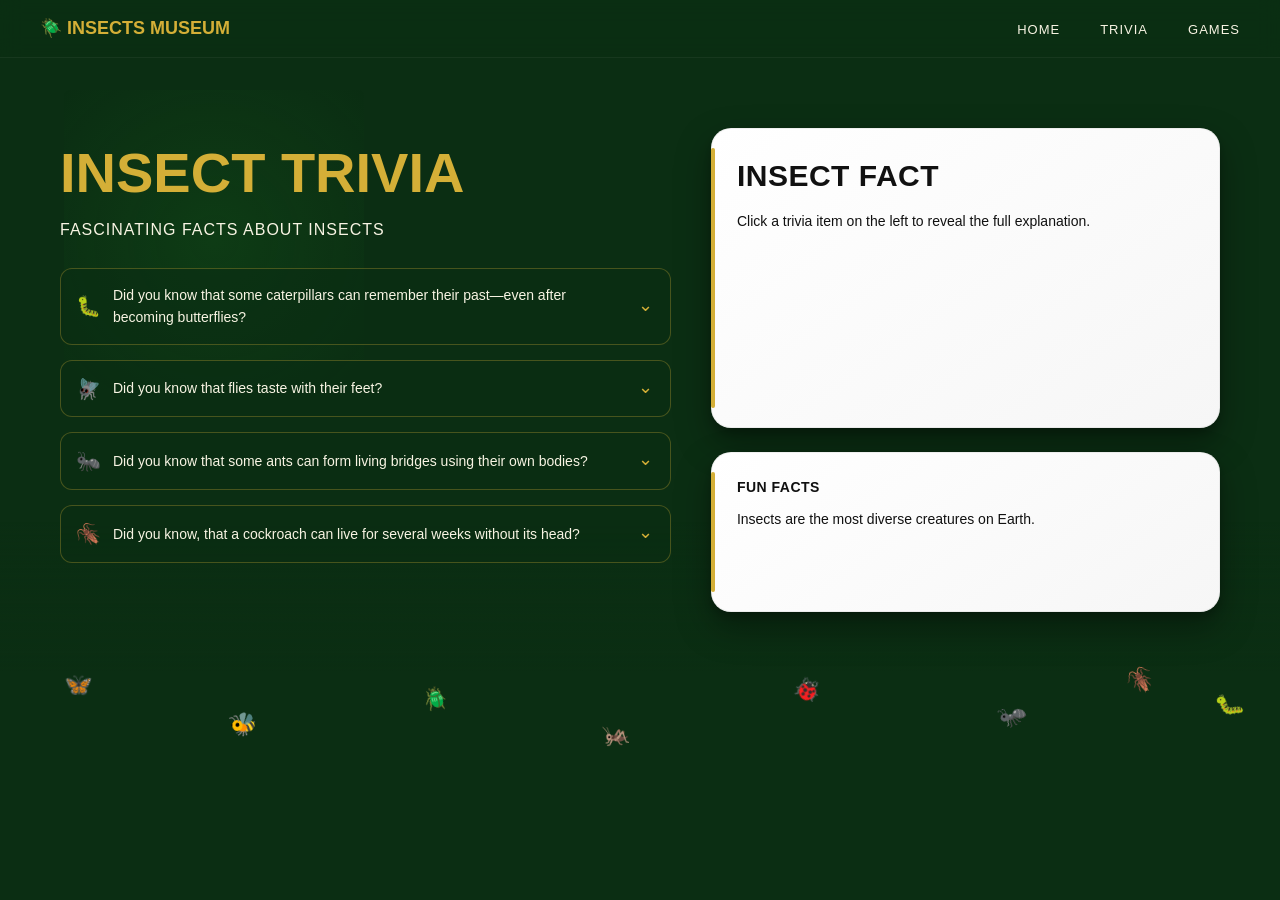
<file: trivia.html>
<!DOCTYPE html>
<html lang="en">
<head>
  <meta charset="UTF-8">
  <title>Insect Exhibit</title>
  <link rel="stylesheet" href="style.css">
</head>

<body class="no-scroll-page">

<nav class="navbar">
  <div class="logo">🪲 INSECTS MUSEUM</div>

  <ul class="nav-links">
    <li><a href="index.html">HOME</a></li>
    <li><a href="trivia.html">TRIVIA</a></li>
    <li><a href="games.html">GAMES</a></li>
  </ul>
</nav>

<!---TRIVIA SECTION (INSECTS)-->

<section class="trivia-page">

  <!-- FLOATING BUGS -->
  <div class="floating-insects">
    <span class="bug b1">🦋</span>
    <span class="bug b2">🐝</span>
    <span class="bug b3">🪲</span>
    <span class="bug b4">🦗</span>
    <span class="bug b5">🐞</span>
    <span class="bug b6">🐜</span>
    <span class="bug b7">🪳</span>
    <span class="bug b8">🐛</span>
    
  </div>

  <!-- LEFT SIDE -->
  <div class="trivia-left">
    <h1 class="trivia-title">INSECT TRIVIA</h1>
    <p class="trivia-sub">FASCINATING FACTS ABOUT INSECTS</p>

    <div class="trivia-list">

      <!-- CARD -->
      <div class="trivia-card"
        data-full="During metamorphosis, their bodies almost completely turn into a 'soup,' yet they can still keep memories like preferences and dislikes from their caterpillar stage. Talk about a glow-up that doesn’t forget where it came from!">

        <div class="trivia-header">
          <span class="icon">🐛</span>
          <p>Did you know that some caterpillars can remember their past—even after becoming butterflies?</p>
          <span class="arrow">⌄</span>
        </div>

      </div>

    
      <div class="trivia-card" 
        data-full="When they land on food, they’re actually checking if it’s good to eat. That’s why they seem to walk around before feeding.">
        
        
        <div class="trivia-header">
          <span class="icon">🪰</span>
          <p>Did you know that flies taste with their feet?</p>
          <span class="arrow">⌄</span>
        </div>
        
      </div>

      <div class="trivia-card" 
        data-full="When they need to cross gaps, they link themselves together to create a path for others. It’s like becoming part of the road—just to help the colony move forward.">
        
        <div class="trivia-header">
          <span class="icon">🐜</span>
          <p>Did you know that some ants can form living bridges using their own bodies?</p>
          <span class="arrow">⌄</span>
        </div>
        
      </div>

      <div class="trivia-card" data-full="Cockroaches doesn't die from trauma or blood loss it eventually dies of thirst, it can survive decapitation because they breathe through body portals called spiracles and possess a decentralized nervous system, eventually dying only because they lack a mouth to drink water.
">
        <div class="trivia-header">
          <span class="icon">🪳</span>
          <p>Did you know, that a cockroach can live for several weeks without its head?</p>
          <span class="arrow">⌄</span>
        </div>
        
      </div>

    </div>
  </div>

  <!-- RIGHT SIDE -->
<div class="trivia-right">

  <!--  TOP PANEL (CLICK RESULT) -->
  <div class="info-panel answer-panel">
    <h3 id="answer-title">INSECT FACT</h3>
    <p id="answer-text">
      Click a trivia item on the left to reveal the full explanation.
    </p>
  </div>

  <!-- BOTTOM PANEL (AUTO FACTS) -->
  <div class="info-panel auto-panel">
    <h3>FUN FACTS</h3>
    <p id="auto-text">
      Insects are the most diverse creatures on Earth.
    </p>
  </div>

</div>

</section>  


<script src="script.js"></script>

</body>
</html>
</file>
<file: style.css>
/* ===============================
   RESET + BASE
=============================== */
* {
  margin: 0;
  padding: 0;
  box-sizing: border-box;
}

body {
  font-family: 'Segoe UI', sans-serif;
  background: #0b2e13;
  color: #f8f4e3;
  line-height: 1.6;
  overflow-x: hidden;
  
  
}

/* BACKGROUND GLOW */
body::before {
  content: "";
  position: fixed;
  width: 300px;
  height: 300px;
  background: radial-gradient(circle, rgba(34,139,34,0.15), transparent);
  top: 10%;
  left: 5%;
  z-index: -1;
}


/* ===============================
   NAVBAR
=============================== */
.navbar {
  display: flex;
  justify-content: space-between;
  align-items: center;

  padding: 14px 40px;
  position: sticky;
  top: 0;
  z-index: 100;

  background: rgba(11, 46, 19, 0.85);
  backdrop-filter: blur(10px);
  border-bottom: 1px solid rgba(255,255,255,0.05);
}

.logo {
  color: #d4af37;
  font-size: 18px;
  font-weight: 700;
  display: flex;
  gap: 8px;
}

.nav-links {
  list-style: none;
  display: flex;
  gap: 40px;
}

.nav-links a {
  text-decoration: none;
  color: #f8f4e3;
  font-size: 13px;
  letter-spacing: 1px;
  position: relative;
  padding-bottom: 5px;
  transition: 0.25s;
}

.nav-links a:hover,
.nav-links a.active {
  color: #d4af37;
}

.nav-links a::after {
  content: "";
  position: absolute;
  left: 50%;
  bottom: 0;
  width: 0%;
  height: 2px;
  background: #d4af37;
  transform: translateX(-50%);
  transition: 0.25s;
}

.nav-links a:hover::after,
.nav-links a.active::after {
  width: 100%;
}

/* ===== HERO ===== */
.hero {
  min-height: 100vh;
  display: flex;
  align-items: center;
  padding: clamp(40px, 6vw, 100px);

  background:
    linear-gradient(to right,
      rgba(11,46,19,0.95) 0%,
      rgba(11,46,19,0.85) 35%,
      rgba(11,46,19,0.6) 60%,
      rgba(11,46,19,0.2) 80%,
      rgba(11,46,19,0.0) 100%
    ),
    url('images/Insects/bg.beetle.jpg') no-repeat right center/cover;
}

/* HERO CONTENT */
.hero-content {
  max-width: 520px;
  animation: fadeIn 1.2s ease;
}

.hero-content h1 {
  font-size: clamp(34px, 5vw, 60px);
  font-weight: 800;
  line-height: 1.1;
  color: #d4af37;
  text-shadow: 0 0 20px rgba(0,0,0,0.7);
}

.hero-content p {
  margin-top: 18px;
  font-size: clamp(14px, 1.2vw, 18px);
  opacity: 0.9;
}

/* ===== HERO EFFECTS ===== */
.hero::before {
  content: "";
  position: absolute;
  inset: 0;
  background: radial-gradient(circle at left, rgba(0,0,0,0.35), transparent 60%);
  pointer-events: none;
}

.hero::after {
  content: "";
  position: absolute;
  bottom: 0;
  right: 0;
  width: 250px;
  height: 250px;
  background: repeating-radial-gradient(
    circle at bottom right,
    rgba(255,255,255,0.04) 0px,
    rgba(255,255,255,0.04) 2px,
    transparent 2px,
    transparent 15px
  );
  opacity: 0.05;
  pointer-events: none;
  
}

/* ===== MUSEUM STRIP ===== */
.museum-strip {
  background: #f5ecd8;
  color: #3e2f1c;
  text-align: center;
  padding: clamp(40px, 6vw, 70px) 20px;
  
}

.museum-strip h2 {
  margin-bottom: 30px;
  font-size: clamp(20px, 2vw, 28px);
}

/* FEATURES */
.features {
  display: flex;
  justify-content: center; 
  flex-wrap: wrap;
  gap: 40px;
}

.feature {
  display: flex;
  flex-direction: column;
  align-items: center;
  gap: 8px;
  transition: 0.3s;
}

/* ICON */
.feature span {
  font-size: 32px;
  filter: sepia(1) hue-rotate(20deg) saturate(3);
}

/* TEXT */
.feature strong {
  font-size: 14px;
  color: #5a3e2b;
}

.feature p {
  font-size: 12px;
  color: #6b4f2a;
  max-width: 120px;
}

.feature:hover {
  transform: translateY(-5px);
}



/* ===============================
   EXHIBIT HEADER
=============================== */
.no-scroll-page {
  overflow: hidden;
}

.exhibit-header {
  text-align: center;
  padding: 30px 10px 10px;
  
}

.exhibit-header h1 {
  font-size: clamp(28px, 4vw, 48px);
  color: #d4af37;
}

/* ===============================
   CTA BUTTON (START EXPLORING)
=============================== */
.btn {
  display: inline-block;
  margin-top: 25px;
  padding: 14px 32px;

  background: linear-gradient(135deg, #d4af37, #b8962e);
  color: #1a1a1a;

  border-radius: 10px;
  font-weight: 700;
  letter-spacing: 1px;
  text-decoration: none;

  box-shadow: 0 6px 18px rgba(0,0,0,0.35);
  transition: all 0.3s ease;
}

.btn:hover {
  transform: translateY(-3px) scale(1.03);
  box-shadow: 0 12px 28px rgba(0,0,0,0.5);
  background: linear-gradient(135deg, #e6c65a, #c9a93c);
}

.btn:active {
  transform: scale(0.96);
}

/* ===============================
   GRID
=============================== */
.exhibit-grid {
  display: grid;
  grid-template-columns: repeat(5, 1fr);
  grid-template-rows: repeat(2, 1fr);
  gap: 16px;
  padding: 20px 50px;
  height: calc(100vh - 200px);
}

/* ===============================
   CARD (LIFT EFFECT)
=============================== */
.exhibit-card {
  height: 100%;
  min-height: 0;
  border-radius: 14px;
  background: #1b4332;
  background-size: cover;
  background-position: center;

  position: relative;
  overflow: hidden;
  cursor: pointer;

  border: 1px solid rgba(212,175,55,0.4);

  /* 🔥 base shadow (nakalapag) */
  box-shadow: 0 6px 15px rgba(0,0,0,0.3);

  /* smooth animation */
  transition: 
    transform 0.35s ease,
    box-shadow 0.35s ease,
    border-color 0.35s ease;

  animation: fadeUp 0.8s ease forwards;
  opacity: 0;
}

.exhibit-card:hover {
  transform: translateY(-12px) scale(1.02);

  
  box-shadow: 0 25px 45px rgba(0,0,0,0.6);

  border-color: #d4af37;
}

/* REMOVE shiny/glass effects */
.exhibit-card::before,
.exhibit-card::after {
  display: none;
}


/* ===============================
   LABEL (CLEAN & CLASSY)
=============================== */
.card-label {
  position: absolute;
  bottom: 0;
  left: 0;
  width: 100%;

  padding: 10px;

  font-size: 13px;
  text-align: center;
  color: #f8f4e3;

  /* 🔥 solid museum tag */
  background: rgba(11, 46, 19, 0.85);

  border-top: 1px solid rgba(212,175,55,0.3);
}

/* ===============================
   MODAL (WOODY / MUSEUM STYLE)
=============================== */
.modal-overlay {
  position: fixed;
  inset: 0;
  z-index: 9999;

  display: flex;
  justify-content: center;
  align-items: center;

  background: rgba(0,0,0,0.55);

  opacity: 0;
  pointer-events: none;
  transition: 0.3s;
}

.modal-overlay.active {
  opacity: 1;
  pointer-events: all;
  backdrop-filter: blur(6px);
}

/* CARD */
.modal-card {
  width: 380px;
  max-width: 90%;

  border-radius: 18px;
  overflow: hidden;

  /* 🔥 WOODY COLOR */
  background: #f3eadc; /* off-white brown */
  color: #2e2a26;

  box-shadow: 0 25px 60px rgba(0,0,0,0.6);

  transform: translateY(50px) scale(0.95);
  opacity: 0;
  transition: 0.35s ease;
}

.modal-overlay.active .modal-card {
  transform: translateY(0) scale(1);
  opacity: 1;
}

/* HEADER (TITLE ABOVE IMAGE) */
.modal-header {
  padding: 18px 20px 10px;
  text-align: center;
}

.modal-header h2 {
  font-size: 22px;
  font-weight: 700;
  color: #2b2115;
}

.modal-header .latin-name {
  font-size: 13px;
  color: #7a5c3a;
  font-style: italic;
}

/* IMAGE */
.modal-card img {
  width: 300px;      /* size ng square */
  height: 200px;     /* same = square */
  object-fit: cover; /* 🔥 important para hindi ma-stretch */

  display: block;
  margin: 0 auto 15px;

  border-radius: 12px;

  box-shadow: 0 8px 20px rgba(0,0,0,0.3);
}
/* CONTENT */
.modal-body {
  padding: 18px 22px;
}

/* INFO ROW STYLE (lion style) */
.info {
  display: flex;
  flex-direction: column;
  gap: 12px;
}

.info p {
  font-size: 14px;
  line-height: 1.4;
}

.info strong {
  display: block;
  font-size: 13px;
  color: #5a4328;
  margin-bottom: 2px;
}

.back-btn {
  position: absolute;
  top: 25px;
  left: 25px;

  width: 48px;
  height: 48px;

  display: flex;
  align-items: center;
  justify-content: center;

  font-size: 22px;
  color: #fff;

  background: rgba(255,255,255,0.15); /* 🔥 glass effect */
  border-radius: 50%;

  backdrop-filter: blur(8px);
  -webkit-backdrop-filter: blur(8px);

  cursor: pointer;
  z-index: 10000;

  transition: all 0.25s ease;
}

.back-btn:hover {
  transform: scale(1.1);
  background: rgba(255,255,255,0.25);
}


/* ===============================
   ANIMATIONS
=============================== */
@keyframes fadeUp {
  from {
    opacity: 0;
    transform: translateY(30px);
  }
  to {
    opacity: 1;
    transform: translateY(0);
  }
}

@keyframes fadeIn {
  from {
    opacity: 0;
    transform: translateY(25px);
  }
  to {
    opacity: 1;
    transform: translateY(0);
  }
}

/* ===============================
   RESPONSIVE
=============================== */
@media (max-width: 900px) {
  .exhibit-grid {
    grid-template-columns: repeat(2, 1fr);
    height: auto;
  }
}

@media (max-width: 600px) {
  .nav-links {
    display: none;
  }

  .exhibit-grid {
    grid-template-columns: 1fr;
  }
}

/* 🔥 CENTERED CONTENT (KEY FIX) */
.modal-content {
  width: 260px;           /* 👉 control size here */
  margin: 0 auto;         /* 👉 center horizontally */
}

/* IMAGE */
.modal-image img {
  width: 100%;
  aspect-ratio: 1 / 1;    /* 👉 square */
  object-fit: cover;
  border-radius: 12px;
}

/* INFO GRID */
.modal-info {
  width: 100%;
  display: flex;
  flex-direction: column;
  gap: 10px;
  margin-top: 12px;
}

.info-box {
  display: grid;
  grid-template-columns: 24px 100px 1fr;
  align-items: start;
  gap: 10px;
}

.info-box h4 {
  grid-column: 1 / 3;
  display: flex;
  align-items: center;
  gap: 6px;

  font-size: 13px;
  color: #3e2f1c;
}

.info-box p {
  grid-column: 3;
  font-size: 12px;
  color: #6b5a45;
  line-height: 1.5;
}

.icon {
  display: inline-flex;
  align-items: center;
  justify-content: center;

  width: 18px;
  height: 18px;

  margin-right: 6px;
}

/* SVG style */
.icon svg {
  width: 100%;
  height: 100%;

  fill: none;
  stroke: #2d6a4f; /* 🔥 dark green */
  stroke-width: 2;
  stroke-linecap: round;
  stroke-linejoin: round;
}

/* ===============================
   TRIVIA PAGE (INSECTS)
=============================== */

.no-scroll-page {
  overflow: hidden;
}

.trivia-page {
  display: grid;
  grid-template-columns: 1.2fr 1fr;
  gap: 40px;
  padding: 60px;
  position: relative;
}

/* LEFT */
.trivia-title {
  font-size: clamp(36px, 5vw, 56px);
  font-weight: 800;
  color: #d4af37;
  animation: fadeIn 1s ease;
}

.trivia-sub {
  color: #f8f4e3; 
  margin-bottom: 25px;
  letter-spacing: 1px;
}

/* LIST */
.trivia-list {
  display: flex;
  flex-direction: column;
  gap: 15px;
}

/* ===============================
   TRIVIA CARD (EXPANDABLE)
=============================== */
.trivia-card {
  border-radius: 12px;
  border: 1px solid rgba(212,175,55,0.3);
  background: rgba(11, 46, 19, 0.6);
  overflow: hidden;
  cursor: pointer;

   transition: 
    transform 0.35s cubic-bezier(0.22, 1, 0.36, 1),
    box-shadow 0.35s ease,
    border-color 0.3s ease;
  animation: fadeUp 0.6s ease forwards;
  opacity: 1;
}

/* stagger animation */
.trivia-card:nth-child(1) { animation-delay: 0.1s; }
.trivia-card:nth-child(2) { animation-delay: 0.2s; }
.trivia-card:nth-child(3) { animation-delay: 0.3s; }
.trivia-card:nth-child(4) { animation-delay: 0.4s; }

.trivia-card:hover {
  transform: translateY(-8px) scale(1.02) rotateX(2deg);
  border-color: #d4af37;
  box-shadow:
    0 25px 50px rgba(0,0,0,0.55),
    0 0 15px rgba(212,175,55,0.2);
}

/* HEADER */
.trivia-header {
  display: flex;
  align-items: center;
  gap: 10px;
  padding: 15px 18px;
}

.trivia-header .icon {
  font-size: 20px;
  transition: transform 0.3s ease;
}

.trivia-header p {
  flex: 1;
  font-size: 14px;
}

/* ARROW */
.trivia-header .arrow {
  color: #d4af37;
  transition: transform 0.3s ease;
  transform: translateY(-2px) scale(1.1);
}

.trivia-card.active .arrow {
  transform: rotate(-90deg)
}

/* CONTENT */
.trivia-content {
  max-height: 0;
  overflow: hidden;
  padding: 0 18px;
  font-size: 13px;
  color: #e6e0cf;
  transition: max-height 0.4s ease, padding 0.3s ease;
}

.trivia-card.active .trivia-content {
  max-height: 200px;
  padding: 10px 18px 15px;
}

/* ===============================
   RIGHT SIDE PANELS (FINAL LOOK)
=============================== */
.trivia-right {
  display: flex;
  flex-direction: column;
  gap: 24px; /* 🔥 better spacing */
}

/* BASE PANEL STYLE */
.info-panel {
  background: linear-gradient(145deg, #ffffff, #f6f6f6);
  color: #111;

  padding: 24px 26px;
  border-radius: 20px;

  box-shadow: 
    0 15px 35px rgba(0,0,0,0.35),
    0 5px 10px rgba(0,0,0,0.2),
    inset 0 0 0 1px rgba(0,0,0,0.06);

  backdrop-filter: blur(4px); /* 🔥 subtle glass feel */
}

/* TITLE STYLE */
.info-panel h3 {
  font-size: 16px;
  margin-bottom: 10px;
  letter-spacing: 0.5px;
}

/* TEXT */
.info-panel p {
  font-size: 14px;
  line-height: 1.6;
}

/* ===============================
   TOP PANEL (BIG - ANSWER)
=============================== */
.answer-panel {
  min-height: 300px;
  transition: 0.3s;
  animation: fadeUp 0.6s ease forwards;
  opacity: 1;
}

.answer-panel h3 {
  font-size: 30px;
  font-weight: 700;
  transition: 0.3s;
  animation: fadeUp 0.6s ease forwards;
  opacity: 1;
  
}

.auto-panel h3 {
  font-size: 14px;
  
  transition: 0.3s;
  animation: fadeUp 0.6s ease forwards;
  opacity: 1;
}

/* ===============================
   BOTTOM PANEL (SMALL - AUTO)
=============================== */
.auto-panel {
  min-height: 160px;
  font-size: 100px;
  transition: 0.3s;
  animation: fadeUp 0.6s ease forwards;
  opacity: 1;
}

/* INFO PANEL */ 

.info-panel::before {
  content: "";
  position: absolute;
  left: 0;
  top: 20px;
  bottom: 20px;
  width: 4px;
  background: #d4af37;
  border-radius: 2px;
}

.info-panel {
  position: relative;
}


/* ===============================
   HOVER EFFECT (SUBTLE)
=============================== */
.info-panel:hover {
  transform: translateY(-3px);
  box-shadow: 
    0 14px 30px rgba(0,0,0,0.3),
    inset 0 0 0 1px rgba(0,0,0,0.05);
}

/* TEXT ANIMATION */
#info-text,
#auto-text {
  transition: opacity 0.3s ease;
}

/* ===============================
   BACKGROUND DECOR
=============================== */
.trivia-page::after {
  content: "";
  position: absolute;
  bottom: 0;
  width: 100%;
  height: 150px;
  background: linear-gradient(
    to top,
    #0b2e13,
    rgba(11,46,19,0.6),
    transparent
  );
  pointer-events: none;
}

/* ===============================
   FLOATING INSECTS
=============================== */
.floating-insects {
  position: absolute;
  inset: 0;
  pointer-events: none;
  z-index: 1;
  
}

.bug {
  position: absolute;
  font-size: 22px;
  opacity: 100;
  animation: floatBug linear infinite;
}

.b1 { left: 5%;   bottom: -30px; animation-duration: 17s; animation-delay: 0s;   transform: rotate(10deg); }
.b2 { left: 18%;  bottom: -70px; animation-duration: 24s; animation-delay: 3s;   transform: rotate(-15deg); }
.b3 { left: 33%;  bottom: -45px; animation-duration: 19s; animation-delay: 1s;   transform: rotate(25deg); }
.b4 { left: 47%;  bottom: -80px; animation-duration: 26s; animation-delay: 5s;   transform: rotate(-5deg); }
.b5 { left: 62%;  bottom: -35px; animation-duration: 18s; animation-delay: 2s;   transform: rotate(40deg); }
.b6 { left: 78%;  bottom: -60px; animation-duration: 22s; animation-delay: 4s;   transform: rotate(-30deg); }
.b7 { left: 88%;  bottom: -25px; animation-duration: 16s; animation-delay: 6s;   transform: rotate(15deg); }
.b8 { left: 95%;  bottom: -50px; animation-duration: 23s; animation-delay: 1.5s; transform: rotate(-20deg); }


@keyframes floatBug {
  0% { transform: translateY(0) translateX(0) rotate(0deg); opacity: 50; }
  50% { transform: translateY(-300px) translateX(20px) rotate(10deg); opacity: 50; }
  100% { transform: translateY(-600px) translateX(-30px) rotate(-10deg); opacity: 50; }
}

/* ===============================
   LAYER FIX
=============================== */
.trivia-left,
.trivia-right {
  position: relative;
  padding-top: 10px;
  z-index: 2;
}

/* ===============================
   RESPONSIVE
=============================== */
@media (max-width: 900px) {
  .trivia-page {
    grid-template-columns: 1fr;
  }
}

  /* ===============================
   GAMES PAGE BACKGROUND (SCOPED)
================================= */
.games-bg {
  margin: 0;

  background:
    linear-gradient(rgba(0,0,0,0.6), rgba(0,0,0,0.7)),
    url('images/bf-forest.jpg') center/cover no-repeat;

  min-height: 100vh;
}

/* ANIMATED FOREST EFFECT */
.games-bg::before {
  content: "";
  position: fixed;
  inset: 0;

  background: url("images/bg-forest.jpg");
  opacity: 0.05;

  animation: moveBg 40s linear infinite;
  pointer-events: none;
  z-index: -1;
}



@keyframes moveBg {
  0% { transform: translate(0, 0); }
  100% { transform: translate(-200px, -200px); }
}

@keyframes sparkle {
  0% { transform: translateY(0); }
  100% { transform: translateY(-200px); }
}


/* ===============================
   GAMES PAGE
================================= */
.games-page {
  text-align: center;
  padding: 50px;
  color: #f8f4e3;
}

.games-title {
  font-size: 48px;
  color: #d4af37;
}

.games-sub {
  margin-bottom: 40px;
  color: #e6d8b5;
}

/* GRID */
.games-grid {
  display: flex;
  justify-content: center;
  gap: 30px;
  flex-wrap: wrap;
}

/* GAME CARD */
.game-card {
  width: 280px;
  padding: 20px;
  border-radius: 18px;
  background: linear-gradient(145deg, #e6d3a3, #c9a66b);
  color: #2b2115;
  box-shadow: 0 10px 30px rgba(0,0,0,0.4);
  transition: all 0.3s ease;
}

.game-card img {
  width: 100%;
  height: 150px;
  object-fit: cover;
  border-radius: 12px;
  margin-bottom: 15px;
}

.game-card h3 {
  margin-bottom: 10px;
  font-size: 18px;
}

.game-card p {
  font-size: 14px;
  margin-bottom: 15px;
}

.play-btn {
  padding: 10px 20px;
  border: none;
  background: #2b5d34;
  color: #fff;
  border-radius: 8px;
  cursor: pointer;
  transition: 0.2s;
}

.play-btn:hover {
  background: #3a7a45;
  transform: scale(1.05);
}

.game-card:hover {
  transform: translateY(-10px) scale(1.03);
  box-shadow: 0 20px 40px rgba(0,0,0,0.6);
}


/* ===============================
   GAME SCREEN (OVERLAY)
================================= */
#game-screen {
  position: fixed;
  inset: 0;
  z-index: 9999;

  display: none;

  justify-content: center;
  align-items: center;

  background:
    linear-gradient(rgba(0,0,0,0.6), rgba(0,0,0,0.7)),
    url('images/bf-forest.jpg') center/cover no-repeat;

  overflow: hidden;
}

/* SHOW GAME */
#game-screen.active {
  display: flex;
}


/* ===============================
   GAME UI (READY NA)
================================= */
.start-panel {
  text-align: center;
  max-width: 500px;
  color: #f8f4e3;
}

.start-panel h1 {
  font-size: 42px;
  margin-bottom: 10px;
}

.game-desc {
  font-size: 14px;
  opacity: 0.9;
  margin-bottom: 25px;
}

.difficulty-select {
  display: flex;
  justify-content: center;
  gap: 12px;
  margin-bottom: 20px;
}

.diff-btn {
  padding: 10px 18px;
  border-radius: 8px;
  border: 1px solid #d4af37;
  background: transparent;
  color: #d4af37;
  cursor: pointer;
  transition: 0.2s;
}

.diff-btn:hover,
.diff-btn.active {
  background: #d4af37;
  color: #1a1a1a;
}

.start-btn {
  padding: 14px 30px;
  border-radius: 10px;
  background: #d4af37;
  border: none;
  font-weight: bold;
  cursor: pointer;
}

.topbar {
  position: absolute;
  top: 0;
  left: 0;
  width: 100%;

  display: flex;
  justify-content: space-between;
  align-items: center;

  padding: 15px 30px;
  color: #fff;

  z-index: 10;
}

.left-ui,
.center-ui,
.right-ui {
  flex: 1;
  text-align: center;
  font-size: 1.2rem;
  font-weight: bold;
}

.left-ui { text-align: left; }
.right-ui { text-align: right; }

#game-area {
  position: relative;
  width: 100%;
  height: calc(100vh - 60px);
  cursor: crosshair;
}

.insect {
  position: absolute;
  font-size: 28px;
  cursor: pointer;
  user-select: none;
  transition: transform 0.2s;
}

.insect:hover {
  transform: scale(1.2);
}

.firefly {
  position: fixed;
  width: 6px;
  height: 6px;
  background: #fff8a6;
  border-radius: 50%;
  box-shadow: 0 0 10px #fff8a6;
  pointer-events: none;
  animation: floatFirefly linear infinite;
}

@keyframes floatFirefly {
  0% {
    transform: translate(0, 0);
    opacity: 0;
  }
  50% {
    opacity: 1;
  }
  100% {
    transform: translate(-200px, -300px);
    opacity: 0;
  }
}

/* ===============================
   GAME UI FOR CATCH THE INSECT 
================================= */

.game-ui {
  width: 100%;
  height: 100%;
  position: relative;
}

.close-btn {
  position: absolute;
  top: 15px;
  right: 20px;
  

  width: 40px;
  height: 40px;

  background: #d4af37;
  border: none;
  border-radius: 50%;

  display: flex;
  align-items: center;
  justify-content: center;

  font-size: 18px;
  cursor: pointer;

  z-index: 1000;
}


#combo {
  color: #ffcc00;
  text-shadow: 0 0 8px #ffcc00;
}

.topbar {
  display: flex;
  justify-content: space-between;
  padding: 20px 80px 20px 40px; 
  color: #fff;
  font-size: 18px;
}

#game-area {
  position: relative;
  width: 100%;
  height: calc(100vh - 80px);
}

.insect {
  position: absolute;
  font-size: 32px;
  cursor: pointer;
  user-select: none;
  transition: transform 0.1s;
}

.insect:hover {
  transform: scale(1.3);
}


/* ===============================
   MENU PANEL
================================= */
.menu-panel {
  background: linear-gradient(145deg, #e6d3a3, #c9a66b);
  padding: 35px;
  border-radius: 20px;
  width: 500px;
  text-align: center;
  color: #2b2115;
  position: relative;
}

.menu-panel h1 {
  font-size: 2.5rem; /* malaki na title */
  margin-bottom: 12px;
}

.menu-panel .desc {
  font-size: 1.2rem;
  margin-bottom: 18px;
  line-height: 1.6;
}

.mechanics {
  text-align: left;
  font-size: 1.2rem; /* malaking upgrade */
  margin-bottom: 18px;
  line-height: 1.7;
}

.mechanics h2 {
  font-size: 1.5rem;
  margin-bottom: 10px;
}

.mechanics b {
  font-size: 1.3rem;
}

.high-score {
  font-size: 1.3rem;
}

.diff-btn {
  margin: 5px;
  padding: 10px 15px;
  border: none;
  background: #2b5d34;
  color: #fff;
  border-radius: 8px;
  cursor: pointer;
}

/* ===============================
   QUIZ PANEL
================================= */
.quiz-panel {
  background: linear-gradient(145deg, #e6d3a3, #c9a66b);
  padding: 35px;
  border-radius: 20px;
  width: 500px;
  text-align: center;
  color: #2b2115;
  position: relative;
}

/* QUESTION */
#quiz-question {
  margin-top: 10px;
  padding-right: 50px; /* space para sa X */
}

/* CHOICES */
.quiz-btn {
  display: block;
  width: 100%;
  margin: 12px 0;
  padding: 14px;
  border-radius: 10px;
  border: none;
  background: #2b5d34;
  color: white;
  cursor: pointer;
  font-size: 1.15rem;
  transition: all 0.2s ease;
}

.quiz-btn:hover {
  background: #3a7a45;
  transform: scale(1.03);
}

/* ✅ CORRECT */
.quiz-btn.correct {
  background: #4caf50;
  transform: scale(1.05);
  box-shadow: 0 0 10px #4caf50;
}

/* ❌ WRONG */
.quiz-btn.wrong {
  background: #c0392b;
  animation: shake 0.3s;
}

/* FEEDBACK TEXT */
.quiz-feedback {
  margin-top: 15px;
  font-size: 1.3rem;
  font-weight: bold;
}

/* SCORE */
.quiz-score {
  margin-top: 10px;
  font-size: 1.2rem;
}

/* SHAKE ANIMATION */
@keyframes shake {
  0% { transform: translateX(0); }
  25% { transform: translateX(-6px); }
  50% { transform: translateX(6px); }
  75% { transform: translateX(-6px); }
  100% { transform: translateX(0); }
}

/* Certicate completion */ 

.certificate-popup {
  position: fixed;
  inset: 0;
  background: rgba(0,0,0,0.75);
  display: flex;
  justify-content: center;
  align-items: center;
  z-index: 9999;
}

/* CARD */
.cert-box {
  background: linear-gradient(145deg, #e6d3a3, #c9a66b);
  padding: 40px;
  border-radius: 20px;
  text-align: center;
  color: #2b2115;
  max-width: 420px;

  animation: popIn 0.5s ease;
}

/* TITLE */
.cert-title {
  font-size: 2rem;
  margin-bottom: 10px;
}

/* SUBTEXT */
.cert-sub {
  font-size: 1rem;
  margin-bottom: 20px;
}

/* BADGE ICON */
.cert-badge {
  font-size: 60px;
  margin: 15px 0;

  animation: bounce 1s infinite alternate;
}

/* BUTTON */
.cert-btn {
  padding: 12px 20px;
  border: none;
  background: #2b5d34;
  color: #fff;
  border-radius: 10px;
  cursor: pointer;
}

/* ANIMATIONS */
@keyframes popIn {
  from {
    transform: scale(0.6);
    opacity: 0;
  }
  to {
    transform: scale(1);
    opacity: 1;
  }
}

@keyframes bounce {
  from { transform: translateY(0); }
  to { transform: translateY(-10px); }
}

/* CONFETTI */
.confetti {
  position: fixed;
  width: 6px;
  height: 10px;
  background: red;
  animation: fall linear forwards;
}


.confetti:nth-child(2n) { background: yellow; }
.confetti:nth-child(3n) { background: blue; }
.confetti:nth-child(4n) { background: green; }

@keyframes fall {
  to {
    transform: translateY(100vh) rotate(360deg);
    opacity: 0;
  }
}

.award-prompt {
  position: fixed;
  inset: 0;
  background: rgba(0,0,0,0.6);

  display: flex;
  justify-content: center;
  align-items: center;

  z-index: 9999;
}

.award-box {
  background: #f8f4e3;
  padding: 30px;
  border-radius: 15px;
  text-align: center;
  color: #2b2115;

  animation: fadeIn 0.4s ease;
}

.award-box button {
  margin-top: 15px;
  padding: 10px 18px;
  border: none;
  background: #2b5d34;
  color: #fff;
  border-radius: 8px;
  cursor: pointer;
}

.award-box button:hover {
  background: #3a7a45;
}

/* BUTTON GROUP */
.menu-actions {
  margin-top: 20px;
  display: flex;
  justify-content: center;
  gap: 12px;
}

/* SECONDARY BUTTON */
.secondary-btn {
  padding: 10px 18px;
  border: none;
  background: #777;
  color: #fff;
  border-radius: 8px;
  cursor: pointer;
}

.secondary-btn:hover {
  background: #555;
}
</file>
